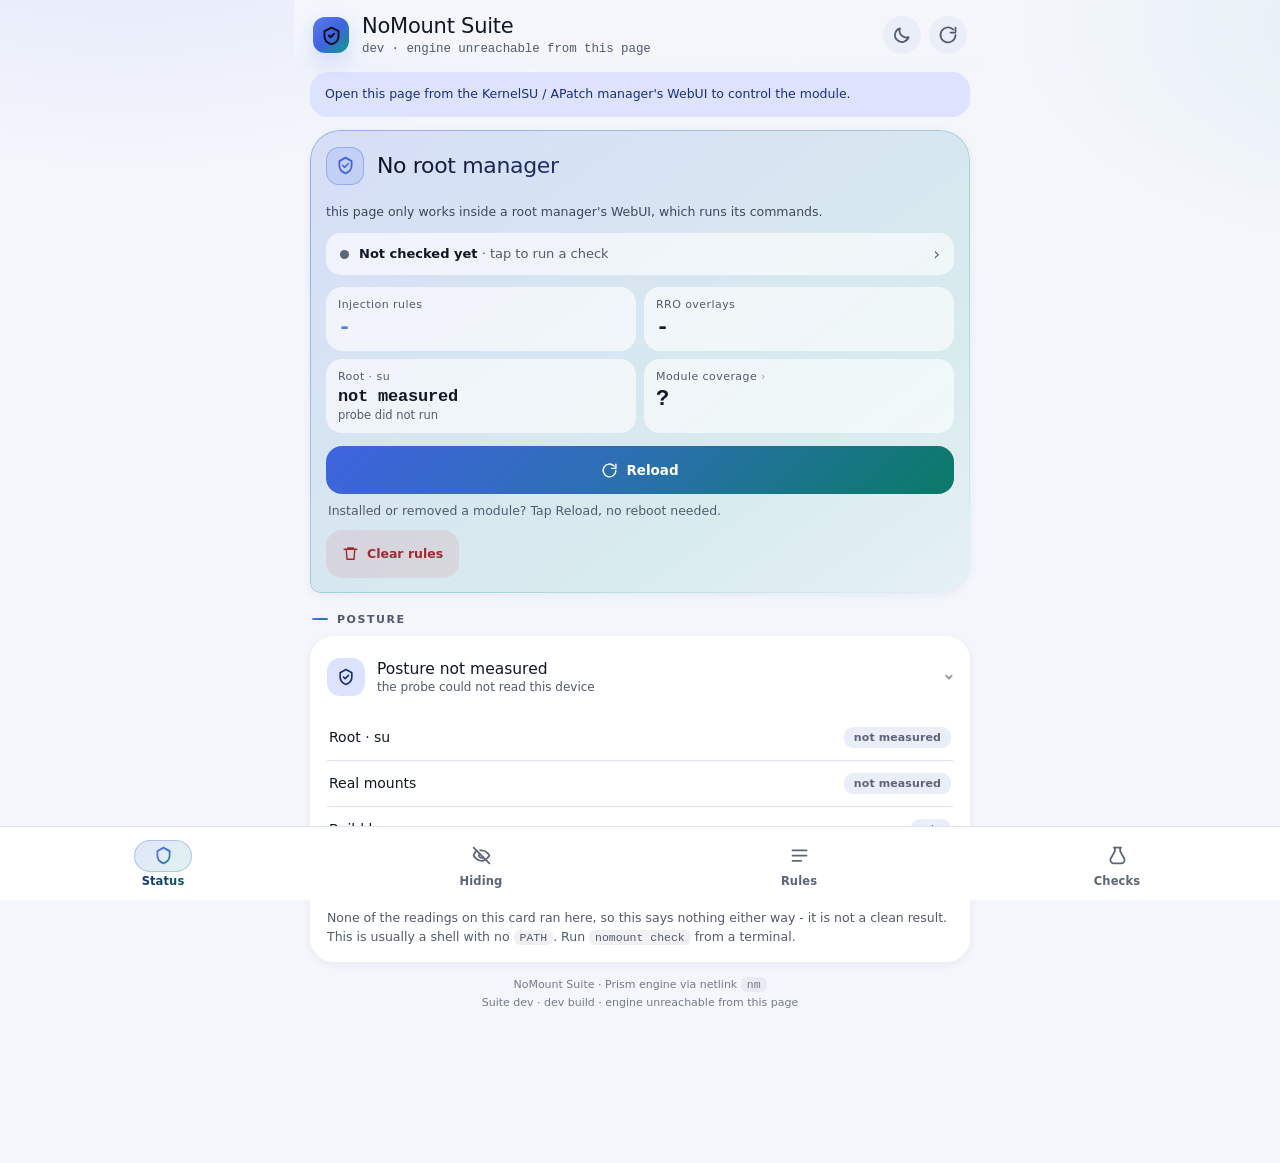
<file: module/webroot/index.html>
<!DOCTYPE html>
<html lang="en">
<head>
<meta charset="UTF-8" />
<meta name="viewport" content="width=device-width, initial-scale=1, viewport-fit=cover" />
<!-- This page holds ksu.exec(), a root shell, and renders values off the device.
     esc() on every one and shq() on every shell interpolation IS the defence.
     The CSP is the backstop, and it only works because nothing here is inline:
     no <script>, no style=, no on*= handler. Keep it that way. -->

<meta http-equiv="Content-Security-Policy" content="default-src 'none'; script-src 'self'; style-src 'self'; img-src 'self' data:; base-uri 'none'; form-action 'none'; frame-ancestors 'none'" />
<title>NoMount Suite</title>
<link rel="icon" type="image/png" href="icon.png" />
<link rel="stylesheet" href="css/app.css" />
</head>
<body>
<div class="wrap">
  <header>
    <div class="logo">
      <svg viewBox="0 0 24 24" fill="none" stroke="#08101c" stroke-width="2.2" stroke-linecap="round" stroke-linejoin="round">
        <path d="M4 7l8-4 8 4v6c0 5-3.5 7.5-8 9-4.5-1.5-8-4-8-9V7z"/><path d="M9 12l2 2 4-4"/>
      </svg>
    </div>
    <div class="brand">
      <h1>NoMount Suite</h1>
      <p><span class="ver tip" id="ver">v...</span> · <span id="hdreng">engine ...</span><span
        class="stage" id="vstage" hidden> · staged</span></p>
    </div>
    <div class="hbtns">
      <button class="iconbtn" id="themeBtn" data-act="toggleTheme" title="Light / dark theme" aria-label="Toggle theme">
        <svg class="ico-sun" viewBox="0 0 24 24" fill="none" stroke="currentColor" stroke-width="2.1" stroke-linecap="round" stroke-linejoin="round"><circle cx="12" cy="12" r="4.2"/><path d="M12 2.4v2.4M12 19.2v2.4M4.2 4.2l1.7 1.7M18.1 18.1l1.7 1.7M2.4 12h2.4M19.2 12h2.4M4.2 19.8l1.7-1.7M18.1 5.9l1.7-1.7"/></svg>
        <svg class="ico-moon" viewBox="0 0 24 24" fill="none" stroke="currentColor" stroke-width="2.1" stroke-linecap="round" stroke-linejoin="round"><path d="M20 14.5A8.2 8.2 0 0 1 9.5 4a8.4 8.4 0 1 0 10.5 10.5z"/></svg>
      </button>
      <button class="iconbtn" id="refreshBtn" data-act="refreshAllSafe" title="Refresh">
        <svg viewBox="0 0 24 24" fill="none" stroke="currentColor" stroke-width="2.1" stroke-linecap="round" stroke-linejoin="round"><path d="M21 12a9 9 0 1 1-2.6-6.4"/><path d="M21 3v6h-6"/></svg>
      </button>
    </div>
  </header>

  <div class="banner" id="incwarn" hidden></div>

  <section class="tab on" id="tab-status">
  <div class="banner" id="banner" hidden>Open this page from the KernelSU / APatch manager's WebUI to control the module.</div>

  <div class="card hero">
    <div class="statusline">
      <span class="dot off" id="dot"><svg viewBox="0 0 24 24" fill="none" stroke="currentColor" stroke-width="2" stroke-linecap="round" stroke-linejoin="round" aria-hidden="true"><path d="M12 3l7 4v5c0 5-3 7.5-7 9-4-1.5-7-4-7-9V7z"/><path d="M9 12l2 2 4-4"/></svg></span>
      <span class="st" id="state">Checking...</span>
      <span class="sub" id="substate"></span>
    </div>
    <button class="healthline" id="healthline" data-act="openDetail">
      <span class="hl-dot" id="hlDot"></span>
      <span class="hl-txt" id="hlTxt">Checking...</span>
      <span class="hl-go">›</span>
    </button>
    <div class="metrics">
      <div class="metric"><div class="k">Injection rules</div><div class="v" id="mRules"> - </div></div>
      <div class="metric"><div class="k">RRO overlays</div><div class="v" id="mOv"> - </div></div>
      <div class="metric"><div class="k">Root · su</div><div class="v" id="mSu"> - </div></div>
      <div class="metric tap" role="button" tabindex="0"
           data-act="showTab" data-arg="rules" data-target="nb-rules"
           data-act-key="activateOnEnter"
           title="Open Rules">
        <div class="k">Module coverage <span class="chev">›</span></div>
        <div class="v" id="mMod"> - </div>
      </div>
    </div>
    <div class="btns">
      <button class="act primary" data-act="reloadRules">
        <svg viewBox="0 0 24 24" fill="none" stroke="currentColor" stroke-width="2" stroke-linecap="round" stroke-linejoin="round"><path d="M21 12a9 9 0 1 1-2.6-6.4"/><path d="M21 3v6h-6"/></svg>
        Reload
      </button>
    </div>
    <p class="note u-m8x">Installed or removed a module? Tap Reload, no reboot needed.</p>
    <div class="btns u-mt9">
      <button class="act danger u-btn-tight" data-act="clearRules">
        <svg viewBox="0 0 24 24" fill="none" stroke="currentColor" stroke-width="2" stroke-linecap="round" stroke-linejoin="round"><path d="M3 6h18M8 6V4h8v2M6 6l1 14h10l1-14"/></svg>
        Clear rules
      </button>
    </div>
  </div>

  <div class="sec"><i></i><b>Posture</b></div>
  <div class="card collapsed" id="cardPosture">
    <div class="stealth-head card-h clp" role="button" tabindex="0" aria-expanded="false" data-act="toggleCard" data-act-key="activateOnEnter">
      <div class="shield" id="shield">
        <svg viewBox="0 0 24 24" fill="none" stroke="currentColor" stroke-width="2" stroke-linecap="round" stroke-linejoin="round"><path d="M12 3l7 4v5c0 5-3 7.5-7 9-4-1.5-7-4-7-9V7z"/><path d="M9 12l2 2 4-4"/></svg>
      </div>
      <div>
        <div class="t" id="stealthT">What apps can see</div>
        <div class="d" id="stealthD">Checking what apps can see...</div>
      </div>
      <span class="chev">›</span>
    </div>
    <div class="list" id="posture"></div>
    <p class="note" id="stealthNote"></p>
  </div>
  

  

  </section>

  <section class="tab" id="tab-hiding">

  <div class="sec"><i></i><b>Who sees stock</b></div>
  <div class="card" id="cardPerUID">
    <div class="card-h clp" role="button" tabindex="0" aria-expanded="false" data-act="toggleCard" data-act-key="activateOnEnter">
      <svg class="ic" viewBox="0 0 24 24" fill="none" stroke="currentColor" stroke-width="2"><circle cx="12" cy="8" r="4"/><path d="M4 21c0-4 4-6 8-6s8 2 8 6"/></svg>
      <h2>Per-UID hiding</h2><span class="chip" id="uidchip"> - </span><span class="chev">›</span>
    </div>
    <div class="uidbar">
      <div class="pkgwrap">
        <input id="uid" type="text" autocapitalize="off" autocomplete="off" spellcheck="false"
               placeholder="App package, or a pattern like *.duckdetector"
               data-act-input="pkgFilter" data-act-focus="pkgFilter" data-act-blur="pkgBlur" data-act-key="pkgKey" />
        <div id="pkgdd" class="pkgdd"></div>
      </div>
      <button class="act" data-act="uidOp" data-arg="block">Hide from app</button>
      <button class="act" data-act="uidOp" data-arg="unblock">Unhide</button>
    </div>

    <div class="presetrow">
      <button class="act" data-act="uidScan">Scan for candidates</button>
      <button class="act u-hide" id="usShow" data-act="usToggle">Show candidates</button>
      <button class="act" data-act="addGlobs">Add detector globs</button>
      <span class="presethint">Scan finds what is installed now; globs keep matching what
        installs later.</span>
    </div>
    <div id="usList" class="uslist u-hide"></div>

    <div id="blocked" class="blocklist"></div>

    <details class="ndet">
      <summary>What hiding covers</summary>
      <p class="note">Shows the app the stock filesystem. Use a <b>package name</b>, not a UID.</p>
      <p class="note"><b>Scan</b> suggests; you pick.</p>
      <p class="note"><b>Globs</b>: <code>*.duckdetector</code>. Ends only, 4+ literals.</p>
    </details>

    <div class="subsec">
      <div class="subsec-h">KernelSU DenyList</div>
      <div class="seg" id="ksuSeg" role="radiogroup" aria-label="Whether the hide list follows KernelSU's DenyList">
        <button type="button" class="seg-b" role="radio" aria-checked="false" data-v="on" data-act="setKsuSource" data-arg="on">Follow</button>
        <button type="button" class="seg-b" role="radio" aria-checked="false" data-v="off" data-act="setKsuSource" data-arg="off">Ignore</button>
      </div>
      <div class="segstate" id="ksuState">Reading...</div>
      <details class="ndet">
        <summary>Why not automatic</summary>
        <p class="note">Injections aren't mounts, so the DenyList does nothing alone. <b>Follow</b> asks the kernel per app.</p>
        <p class="note">⚠ Global <b>umount by default</b> makes this cover nearly every app. Refused unless forced.</p>
        <p class="note">Extra source; the list above still applies.</p>
      </details>
    </div>

    <div class="subsec">
      <div class="subsec-h">Isolated processes</div>
      <div class="seg" id="isoSeg" role="radiogroup" aria-label="Which isolated-process pools hiding covers">
        <button type="button" class="seg-b" role="radio" aria-checked="false" data-v="both" data-act="setIsolated" data-arg="both">All</button>
        <button type="button" class="seg-b" role="radio" aria-checked="false" data-v="appzygote" data-act="setIsolated" data-arg="appzygote">App-zygote</button>
        <button type="button" class="seg-b" role="radio" aria-checked="false" data-v="platform" data-act="setIsolated" data-arg="platform">Platform</button>
        <button type="button" class="seg-b" role="radio" aria-checked="false" data-v="off" data-act="setIsolated" data-arg="off">None</button>
      </div>
      <div class="segstate" id="isoState">Reading...</div>
      <details class="ndet">
        <summary>The trade-off</summary>
        <p class="note">Isolated UIDs don't name their app, so one hidden app hides all. Unhidden apps can spot that.</p>
      </details>
    </div>
  </div>

  <div class="sec"><i></i><b>What disappears</b></div>
  <div class="card">
    <div class="card-h clp" role="button" tabindex="0" aria-expanded="false" data-act="toggleWhiteouts" data-act-key="activateOnEnter">
      <svg class="ic" viewBox="0 0 24 24" fill="none" stroke="currentColor" stroke-width="2" stroke-linecap="round" stroke-linejoin="round"><path d="M14 3H7a2 2 0 0 0-2 2v14a2 2 0 0 0 2 2h10a2 2 0 0 0 2-2V8z"/><path d="M14 3v5h5"/><path d="M3 3l18 18"/></svg>
      <h2>Hidden paths</h2><span class="chip" id="wochip"> - </span><span class="chev">›</span>
    </div>
    <div id="wobody" class="u-hide">
      <p class="note u-mt0">Make a <b>stock ROM file</b> disappear, for a path that is itself the tell, like <code>install-recovery.sh</code>.</p>
      <details class="ndet">
        <summary>How this works</summary>
        <p class="note">Re-applied every boot. Nothing installed or mounted.</p>
        <p class="note"><b>Scan</b> finds root leftovers in the ROM. Mountless finds none, correct.</p>
      </details>
      <div class="uidbar">
        <input id="woPath" type="text" autocapitalize="off" autocomplete="off" spellcheck="false"
               placeholder="/system/bin/install-recovery.sh" />
        <button class="act" data-act="woAdd">Hide this file</button>
        <button class="act" data-act="woScan">Scan this device</button>
      </div>
      <div class="list u-hide" id="woFound"></div>
      <div class="list" id="woList"></div>
    </div>
  </div>

  </section>
  <section class="tab" id="tab-rules">
  <div class="sec"><i></i><b>Served content</b></div>
  <div class="card">
    <div class="card-h clp" role="button" tabindex="0" aria-expanded="false" data-act="toggleRules" data-act-key="activateOnEnter">
      <svg class="ic" viewBox="0 0 24 24" fill="none" stroke="currentColor" stroke-width="2"><path d="M4 6h16M4 12h16M4 18h10"/></svg>
      <h2>Active rules</h2><span class="chip" id="rulechip"> - </span><span class="chev">›</span>
    </div>
    <p class="note u-mt0" id="rulebreak"> - </p>
    <div id="ruleModuleBar" class="u-hide"></div>
    <div class="uidbar u-hide" id="rulefilterbar">
      <input id="rulefilter" type="text" autocapitalize="off" autocomplete="off" spellcheck="false"
             placeholder="Filter by path or module..." data-act-input="filterRules" />
      <button class="act u-flex1" id="rulegroupBtn" data-act="toggleRuleGroup">Group by module</button>
      <button class="act u-flex1" id="rulefileBtn" data-act="toggleFileView">By file</button>
      <button class="act u-flex1" data-act="clearRuleFilter">Clear filter</button>
    </div>
    <pre class="rules u-hide" id="ruleslist">...</pre>
    <p class="note u-hide" id="rulecount"></p>
    <div class="uidbar u-hide u-mb11" id="vfsfilterbar">
      <input id="vfsfilter" type="text" autocapitalize="off" autocomplete="off" spellcheck="false"
             placeholder="Filter files..." data-act-input="renderFilesFull" />
    </div>
    <div class="list u-hide" id="vfsdirs"></div>
    <div class="list u-hide" id="vfsfull"></div>
    <span id="vfscount" hidden>0</span>
  </div>

  <div class="sec"><i></i><b>Mounts and modules</b></div>
  <div class="card collapsed" id="cardAbsorb">
    <div class="card-h clp" role="button" tabindex="0" aria-expanded="false" data-act="toggleCard" data-act-key="activateOnEnter">
      <svg class="ic" viewBox="0 0 24 24" fill="none" stroke="currentColor" stroke-width="2" stroke-linecap="round" stroke-linejoin="round"><path d="M20 12V8a2 2 0 0 0-2-2H6a2 2 0 0 0-2 2v4"/><path d="M2 12h20v6a2 2 0 0 1-2 2H4a2 2 0 0 1-2-2z"/><path d="M12 3v6"/><path d="M9 6l3 3 3-3"/></svg>
      <h2>Absorbable mounts</h2><span class="chip" id="abchip"> - </span><span class="chev">›</span>
    </div>
    <div id="abbody">
      <p class="note u-mt0">A module that <b>bind-mounts its own content</b> leaves a mount any scanner can read. Absorbing re-serves it as a Prism injection and unmounts the original: same content, no mount.</p>
      <p class="note">Automatic; the chip is the result. Buttons handle late mounts.</p>
      <details class="ndet">
        <summary>When it runs</summary>
        <p class="note">After each boot script, again at 45s; pre-zygote with <code>my_hookless</code>.</p>
        <p class="note">Hook-framework binds are never taken over.</p>
      </details>
      <div class="uidbar">
        <button class="act u-flex1" data-act="abScan">Scan</button>
        <button class="act danger u-flex1" data-act="abAbsorb">Absorb</button>
      </div>
      <div class="list" id="abDone"></div>
      <div class="list u-hide" id="abFound"></div>
    </div>
  </div>

  <div class="card">
    <div class="card-h clp" role="button" tabindex="0" aria-expanded="false" data-act="toggleModules" data-act-key="activateOnEnter">
      <svg class="ic" viewBox="0 0 24 24" fill="none" stroke="currentColor" stroke-width="2"><rect x="3" y="3" width="7" height="7" rx="1.5"/><rect x="14" y="3" width="7" height="7" rx="1.5"/><rect x="3" y="14" width="7" height="7" rx="1.5"/><rect x="14" y="14" width="7" height="7" rx="1.5"/></svg>
      <h2>Modules</h2><span class="chip" id="modcount">0</span><span class="chev">›</span>
    </div>
    <div class="list u-hide" id="modules"></div>
  </div>

  </section>

  <section class="tab" id="tab-diag">

  <div class="sec"><i></i><b>Diagnosis</b></div>
  <div class="card" id="cardChecks">
    <div class="card-h clp" role="button" tabindex="0" aria-expanded="false" data-act="toggleCard" data-act-key="activateOnEnter">
      <svg class="ic" viewBox="0 0 24 24" fill="none" stroke="currentColor" stroke-width="2" stroke-linecap="round" stroke-linejoin="round"><path d="M9 11l2 2 4-4"/><circle cx="12" cy="12" r="9"/></svg>
      <h2>Checks</h2><span class="chip" id="fchip"> - </span><span class="chev">›</span>
    </div>
    <p class="note" id="fsub">What your module set will do at the next boot, and what apps can see on this device right now.</p>
    <div class="btns u-wrap">
      <button class="act" data-act="runCheck">Re-run</button>
      <button class="act" id="auCopy" data-act="copyReport">Copy report</button>
    </div>
    <div class="auage u-hide" id="auage"></div>
    <div class="list" id="findlist"></div>

    <details class="ndet" id="devtools">
      <summary>Developer tools</summary>
      <p class="note u-mt0"><b>Snapshot</b> freezes today’s fingerprint as the baseline. <b>Verify</b> diffs the live system against it. <b>Export</b> writes a bug-report zip to <code>/sdcard/Download</code>.</p>
      <details class="ndet">
        <summary>What Export writes</summary>
        <p class="note">Report, fingerprint, rules, mount table, as one zip to attach to an issue. For most reports, <b>Copy report</b> above and paste it is enough.</p>
        <p class="note">Hidden app names are omitted when sharing.</p>
      </details>
      <div class="btns u-wrap">
        <button class="act" data-act="runSnapshot">Snapshot</button>
        <button class="act" data-act="runVerify">Verify</button>
        <button class="act" data-act="runExport">Export</button>
      </div>
      <pre class="rules u-hide" id="healthout">...</pre>
      <details class="ndet">
        <summary>Raw report</summary>
        <pre class="rules" id="auditout">...</pre>
      </details>
    </details>
  </div>

  <div class="sec"><i></i><b>Device and safety</b></div>
  <div class="card" id="cardDevice">
    <div class="card-h clp" role="button" tabindex="0" aria-expanded="false" data-act="toggleCard" data-act-key="activateOnEnter">
      <svg class="ic" viewBox="0 0 24 24" fill="none" stroke="currentColor" stroke-width="2" stroke-linecap="round" stroke-linejoin="round"><rect x="7" y="2" width="10" height="20" rx="2"/><path d="M11 18h2"/></svg>
      <h2>Device</h2><span class="chev">›</span>
    </div>
    <div class="metrics">
      <div class="metric"><div class="k">Model</div><div class="v u-fs15" id="dModel"> - </div></div>
      <div class="metric"><div class="k">Android</div><div class="v u-fs15" id="dAndroid"> - </div></div>
      <div class="metric"><div class="k">API level</div><div class="v u-fs15" id="dApi"> - </div></div>
      <div class="metric"><div class="k">Kernel</div><div class="v u-path" id="dKernel"> - </div></div>
    </div>
  </div>

  <div class="card" id="cardGuard">
    <div class="card-h clp" role="button" tabindex="0" aria-expanded="false" data-act="toggleCard" data-act-key="activateOnEnter">
      <svg class="ic" viewBox="0 0 24 24" fill="none" stroke="currentColor" stroke-width="2"><path d="M12 3l7 4v5c0 5-3 7.5-7 9-4-1.5-7-4-7-9V7z"/></svg>
      <h2>Bootloop guard</h2><span class="chip" id="gchip"> - </span><span class="chev">›</span>
    </div>
    <div class="statusline">
      <span class="dot" id="gdot"></span><span class="st u-fs16" id="gstate">Checking...</span>
      <span class="sub">trips at boot #3</span>
    </div>
    <div class="btns"><button class="act danger u-hide" id="rearm" data-act="rearm">Re-arm &amp; enable</button></div>
  </div>

  <div class="card collapsed u-hide" id="incidentcard">
    <div class="card-h clp" role="button" tabindex="0" aria-expanded="false" data-act="toggleCard" data-act-key="activateOnEnter">
      <svg class="ic" viewBox="0 0 24 24" fill="none" stroke="currentColor" stroke-width="2" stroke-linecap="round"><path d="M12 9v5"/><path d="M12 17.5v.01"/><path d="M10.3 3.9 1.8 18a2 2 0 0 0 1.7 3h17a2 2 0 0 0 1.7-3L13.7 3.9a2 2 0 0 0-3.4 0z"/></svg>
      <h2>Last incident</h2><span class="chip info" id="incchip">bootloop guard</span><span class="chev">›</span>
    </div>
    <p class="note" id="incnote">Saved when the bootloop guard fired. Not live state.</p>
    <pre class="rules" id="incidentout">...</pre>
    <div class="btns"><button class="act" data-act="copyIncident">Copy incident</button><button class="act danger" data-act="clearIncident">Clear incident</button></div>
  </div>

  <details class="ndet u-m8x" id="appearance">
    <summary>Appearance</summary>
    <div class="seg u-mt9" id="navSeg" role="radiogroup" aria-label="Bottom bar style">
      <button type="button" class="seg-b" role="radio" aria-checked="false" data-v="dock"
              data-act="setNav" data-arg="dock">Dock</button>
      <button type="button" class="seg-b" role="radio" aria-checked="false" data-v="capsule"
              data-act="setNav" data-arg="capsule">Capsule</button>
      <button type="button" class="seg-b" role="radio" aria-checked="false" data-v="compact"
              data-act="setNav" data-arg="compact">Compact</button>
    </div>
  </details>

</section>

  <div class="foot">NoMount Suite · Prism engine via netlink <code>nm</code><br/><span id="footver"></span></div>
</div>

<svg width="0" height="0" aria-hidden="true" focusable="false" class="u-abs">
  <defs>
    <linearGradient id="navGrad" x1="0" y1="0" x2="1" y2="1">
      <stop offset="0%"   stop-color="#a9c0ff"/>
      <stop offset="55%"  stop-color="#7c9cff"/>
      <stop offset="100%" stop-color="#57e6c3"/>
    </linearGradient>
    <linearGradient id="navGradLight" x1="0" y1="0" x2="1" y2="1">
      <stop offset="0%"   stop-color="#5a7ce8"/>
      <stop offset="55%"  stop-color="#3f63e0"/>
      <stop offset="100%" stop-color="#0f9e84"/>
    </linearGradient>
  </defs>
</svg>
<nav class="navwrap" role="tablist" aria-label="Sections">
  <div class="nav">
    <span class="navpill noanim" id="navpill"></span>
    <button class="navb on" id="nb-status" role="tab" aria-selected="true" data-act="showTab" data-arg="status">
      <svg viewBox="0 0 24 24" fill="none" stroke="currentColor" stroke-width="2" stroke-linecap="round" stroke-linejoin="round"><path d="M12 3l7 4v5c0 5-3 7.5-7 9-4-1.5-7-4-7-9V7z"/></svg>
      <span>Status</span>
    </button>
    <button class="navb" id="nb-hiding" role="tab" aria-selected="false" data-act="showTab" data-arg="hiding">
      <svg viewBox="0 0 24 24" fill="none" stroke="currentColor" stroke-width="2" stroke-linecap="round" stroke-linejoin="round"><path d="M10.6 6.2A9.8 9.8 0 0 1 12 6c6 0 9 6 9 6a15 15 0 0 1-3 3.6"/><path d="M6.2 6.5A15 15 0 0 0 3 12s3 6 9 6a9.6 9.6 0 0 0 4.3-1"/><path d="M9.9 9.9a3 3 0 0 0 4.2 4.2"/><path d="M3 3l18 18"/></svg>
      <span>Hiding</span>
    </button>
    <button class="navb" id="nb-rules" role="tab" aria-selected="false" data-act="showTab" data-arg="rules">
      <svg viewBox="0 0 24 24" fill="none" stroke="currentColor" stroke-width="2" stroke-linecap="round" stroke-linejoin="round"><path d="M4 6h16M4 12h16M4 18h10"/></svg>
      <span>Rules</span>
    </button>
    <button class="navb" id="nb-diag" role="tab" aria-selected="false" data-act="showTab" data-arg="diag">
      <svg viewBox="0 0 24 24" fill="none" stroke="currentColor" stroke-width="2" stroke-linecap="round" stroke-linejoin="round"><path d="M9 3v4l-5 9a4 4 0 0 0 3.5 5h9A4 4 0 0 0 20 16l-5-9V3"/><path d="M8 3h8"/></svg>
      <span>Checks</span>
    </button>
  </div>
</nav>

<div class="cfwrap" id="confirm" hidden>
  <div class="cfbox" role="alertdialog" aria-modal="true" aria-labelledby="cfTitle" aria-describedby="cfBody">
    <div class="cft" id="cfTitle"></div>
    <div class="cfb" id="cfBody"></div>
    <div class="btns">
      <button class="act" id="cfNo">Cancel</button>
      <button class="act danger" id="cfYes">Continue</button>
    </div>
  </div>
</div>

<div id="toast" role="status" aria-live="polite" aria-atomic="true"></div>

<script src="js/00-core.js"></script>
<script src="js/10-status.js"></script>
<script src="js/20-chrome.js"></script>
<script src="js/30-checks.js"></script>
<script src="js/40-rules.js"></script>
<script src="js/50-apps.js"></script>
<script src="js/60-boot.js"></script>
</body>
</html>
</file>
<file: module/webroot/css/app.css>
/* NoMount Suite WebUI - Material 3 structure, NoMount identity.

     SYSTEM
     - One token set. Every colour is a role (--sc, --on, --pri, --sec...), light
       re-points the roles and nothing else. Do not hard-code a hex in a component.
     - The blue->teal gradient is the brand and is used sparingly: the mark, the
       hero skin, one headline, the primary button, the nav pill, section rules.
     - Shapes are M3-ish and deliberate: hero 30px with one 10px corner, cards 24,
       tiles/fields 18, buttons 16, chips 9. Leading icons are squircles, not circles.
     - Counts and paths are mono with tabular figures; prose is the system font.
     - Nothing smaller than 11px.
     - Attention is BLUE, not red: --warn and --bad alias --info on purpose, so a
       posture finding informs instead of alarming. Flip those two to change it.

     RULES THAT COST US A SHIP ONCE EACH
     - Never reuse a layout class (.wrap, .list, .row) as a component modifier: the
       bare rule wins silently. Give modifiers their own word (.val.multiline).
     - The `background` shorthand resets background-clip. For gradient-clipped text
       always set background-image and re-assert the clip.
     - No color-mix(), no @layer, no :has(): a stale WebView drops the whole block.
     - Light is a re-weighting, not an inversion: dark accents lose contrast on white. */

  :root {
    /* surfaces */
    --surf:    #0f1217;
    --sc-low:  #151922;
    --sc:      #191e28;
    --sc-hi:   #222836;
    --sc-max:  #2b3240;
    /* content */
    --on:      #e4e8f2;
    --onv:     #aeb6c7;
    --outl:    #8b94ab;
    --outlv:   #2b3342;
    /* accent roles */
    --pri:     #a9c0ff;
    --on-pri:  #0b1a44;
    --pri-c:   #22305c;
    --on-pri-c:#d8e2ff;
    --sec:     #57e6c3;
    --sec-c:   #10352f;
    --on-sec-c:#a3f0dc;
    --grad:    linear-gradient(135deg, #a9c0ff, #7c9cff 52%, #57e6c3);

    /* compat aliases - the long tail of components still speaks these names */
    --bg:      var(--surf);
    --bg2:     var(--sc-low);
    --card:    var(--sc);
    --card2:   var(--sc-hi);
    --brd:     var(--outlv);
    --brd2:    var(--outlv);
    --txt:     var(--on);
    --muted:   var(--onv);
    --dim:     var(--onv);
    --faint:   var(--outl);
    --acc:     #7c9cff;
    --acc2:    #57e6c3;
    --ok:      #4fdcae;
    --info:    #a9c0ff;
    --warn:    var(--info);
    --bad:     var(--info);
    --infobg1: rgba(169,192,255,0.16);
    --infobg2: rgba(169,192,255,0.10);
    --infobd:  rgba(169,192,255,0.38);

    --mono:    ui-monospace, "SF Mono", "JetBrains Mono", Menlo, Consolas, monospace;
    --radius:  24px;
    --shadow:  0 10px 30px rgba(0,0,0,0.42);
  }

  * { box-sizing: border-box; -webkit-tap-highlight-color: transparent; }
  html, body { margin: 0; padding: 0; overflow-x: hidden; }
  body {
    font-family: system-ui, -apple-system, "Segoe UI", Roboto, sans-serif;
    color: var(--on);
    background:
      radial-gradient(900px 480px at 10% -10%, rgba(124,156,255,0.11), transparent 60%),
      radial-gradient(760px 420px at 112% 2%, rgba(87,230,195,0.075), transparent 56%),
      var(--surf);
    background-attachment: fixed;
    min-height: 100vh;
    padding: 0 16px calc(46px + env(safe-area-inset-bottom));
    -webkit-font-smoothing: antialiased;
  }
  .wrap { max-width: 660px; margin: 0 auto; padding-bottom: calc(108px + env(safe-area-inset-bottom)); }

  /* ---------- top app bar ---------- */
  header {
    position: sticky; top: 0; z-index: 20;
    display: flex; align-items: center; gap: 13px;
    padding: max(14px, env(safe-area-inset-top)) 19px 12px;
    margin: 0 -16px 4px;
    background: linear-gradient(180deg, var(--surf) 62%, rgba(15,18,23,0));
  }
  .logo {
    width: 36px; height: 36px; border-radius: 12px; flex: none; display: grid; place-items: center;
    background: var(--grad);
    box-shadow: 0 8px 20px rgba(124,156,255,0.30);
  }
  .logo svg { width: 21px; height: 21px; }
  .brand { min-width: 0; flex: 1 1 auto; }
  .brand h1 {
    margin: 0; font-size: 21px; font-weight: 520; letter-spacing: -0.25px; line-height: 1.15;
    white-space: nowrap; color: var(--on); overflow: hidden; text-overflow: ellipsis;
  }
  .brand p {
    margin: 4px 0 0; font-size: 12.5px; color: var(--onv); font-family: var(--mono);
    letter-spacing: -0.1px; white-space: nowrap; overflow: hidden; text-overflow: ellipsis;
  }
  .brand p .stage { color: var(--pri); }
  .hbtns { margin-left: auto; display: flex; align-items: center; gap: 8px; flex: 0 0 auto; }
  .ver { font-variant-numeric: tabular-nums; }
  .iconbtn {
    width: 38px; height: 38px; border-radius: 50%; flex: none; display: grid; place-items: center;
    background: var(--sc-hi); border: 0; color: var(--onv); cursor: pointer;
    transition: transform .1s, background .2s, color .2s;
  }
  .iconbtn:active { transform: scale(0.92); }
  .iconbtn:hover { color: var(--on); }
  .iconbtn svg { width: 20px; height: 20px; }
  .iconbtn .ico-moon { display: none; }

  /* ---------- section label: micro-caps with a gradient rule ---------- */
  .sec { display: flex; align-items: center; gap: 9px; margin: 20px 2px 10px; }
  .sec i { width: 16px; height: 2px; border-radius: 2px; background: var(--grad); flex: none; }
  .sec b {
    font-size: 11px; font-weight: 700; letter-spacing: 0.14em; text-transform: uppercase;
    color: var(--onv);
  }
  .sec .cnt { margin-left: auto; font-size: 11px; color: var(--outl); font-variant-numeric: tabular-nums; }

  /* ---------- cards ---------- */
  .card {
    position: relative;
    background: var(--sc);
    border: 0; border-radius: var(--radius);
    padding: 17px 17px 16px; margin-bottom: 12px;
  }
  .card.out { background: transparent; border: 1px solid var(--outlv); }
  .card-h { display: flex; align-items: center; gap: 12px; margin-bottom: 14px; min-height: 48px; }
  .card-h h2 { margin: 0; font-size: 15.5px; font-weight: 520; letter-spacing: -0.1px; }
  .card-h .ic {
    width: 38px; height: 38px; border-radius: 13px; flex: none; padding: 9px;
    background: linear-gradient(145deg, rgba(124,156,255,0.26), rgba(87,230,195,0.14));
    color: #cdd9ff;
  }
  .card-h .chip {
    margin-left: auto; flex: none; font-size: 11px; font-weight: 650; white-space: nowrap;
    color: var(--onv); background: var(--sc-hi); border: 0;
    padding: 5px 11px; border-radius: 9px;
    font-family: var(--mono); font-variant-numeric: tabular-nums;
  }
  .card-h .chip.ok   { background: var(--sec-c); color: var(--on-sec-c); }
  .card-h .chip.warn,
  .card-h .chip.bad,
  .card-h .chip.info { background: var(--pri-c); color: var(--on-pri-c); }
  .card.out .card-h .chip { background: var(--sc-hi); }
  .card.out .card-h .chip.ok { background: var(--sec-c); }

  .card-h.clp { cursor: pointer; user-select: none; transition: transform .1s ease; }
  .card-h.clp:active { transform: scale(0.985); }
  .card-h .chev { margin-left: auto; flex: none; color: var(--outl); font-size: 18px; line-height: 1; transition: transform .2s; }
  .card-h .chip + .chev { margin-left: 8px; }
  .card-h.open .chev { transform: rotate(90deg); }
  .card.collapsed > .card-h { margin-bottom: 0; }
  .card.collapsed > :not(.card-h) { display: none !important; }

  /* ---------- hero: the one gradient-skinned surface ---------- */
  .card.hero {
    padding: 17px 16px 15px; overflow: hidden;
    border-radius: 30px 30px 30px 10px;
    background: linear-gradient(145deg, rgba(124,156,255,0.20), rgba(87,230,195,0.09) 72%, rgba(87,230,195,0.05));
  }
  .card.hero::before {
    content: ""; position: absolute; inset: 0; border-radius: inherit; padding: 1px; pointer-events: none;
    background: linear-gradient(145deg, rgba(169,192,255,0.55), rgba(87,230,195,0.28) 60%, transparent);
    -webkit-mask: linear-gradient(#000 0 0) content-box, linear-gradient(#000 0 0);
    -webkit-mask-composite: xor; mask-composite: exclude;
  }
  .statusline { display: flex; align-items: center; gap: 13px; flex-wrap: wrap; }
  /* the small state dot, used wherever a card states live/not-live */
  .dot {
    width: 11px; height: 11px; border-radius: 50%; flex: none;
    background: var(--outl); border: 0; transition: .3s;
  }
  .dot.ok   { background: var(--sec); box-shadow: 0 0 0 5px rgba(87,230,195,0.13); }
  .dot.warn,
  .dot.info,
  .dot.bad  { background: var(--pri); box-shadow: 0 0 0 5px rgba(169,192,255,0.13); }
  .dot.off  { background: var(--outl); box-shadow: none; }
  .statusline .st { font-size: 16px; font-weight: 600; letter-spacing: -0.1px; }
  .statusline .sub { margin-left: auto; min-width: 0; font-size: 12px; color: var(--onv); text-align: right; line-height: 1.45; }
  @media (max-width: 430px) {
    .statusline .sub { flex: 1 0 100%; margin-left: 0; margin-top: 6px; text-align: left; }
  }

  /* in the hero the same markup is the verdict: squircle badge, display headline */
  .card.hero .statusline .dot {
    width: 38px; height: 38px; border-radius: 13px; box-shadow: none;
    background: rgba(255,255,255,0.06); border: 1px solid var(--outlv);
  }
  .card.hero .statusline .dot.ok   { background: rgba(87,230,195,0.16);  border-color: rgba(87,230,195,0.34); }
  .card.hero .statusline .dot.warn,
  .card.hero .statusline .dot.info,
  .card.hero .statusline .dot.bad  { background: rgba(169,192,255,0.16); border-color: rgba(169,192,255,0.34); }
  .card.hero .statusline .dot.off  { background: rgba(255,255,255,0.05); border-color: var(--outlv); }
  .card.hero .statusline .dot { display: grid; place-items: center; color: var(--outl); }
  .card.hero .statusline .dot svg { width: 21px; height: 21px; }
  .card.hero .statusline .dot.ok { color: var(--sec); }
  .card.hero .statusline .dot.warn,
  .card.hero .statusline .dot.info,
  .card.hero .statusline .dot.bad { color: var(--pri); }
  .statusline .dot svg { display: none; }
  .card.hero .statusline .dot svg { display: block; }
  .card.hero .statusline .st {
    flex: 1 1 auto; min-width: 0;
    font-size: 22px; font-weight: 480; letter-spacing: -0.35px; line-height: 1.15;
    background-image: linear-gradient(100deg, #ffffff, #d6e2ff 48%, #9df0dc);
    -webkit-background-clip: text; background-clip: text; color: transparent;
  }
  .card.hero .statusline .sub {
    flex: 1 0 100%; margin-left: 0; margin-top: 5px; min-width: 0;
    font-size: 12.5px; color: #c6d2e8; line-height: 1.45; text-align: left;
  }

  /* ---------- metric tiles ---------- */
  .metrics { display: grid; grid-template-columns: 1fr 1fr; gap: 8px; margin-top: 12px; }
  .metric { background: var(--sc-hi); border: 0; border-radius: 16px; padding: 11px 12px; }
  .card.hero .metric { background: rgba(255,255,255,0.06); }
  .metric .k { font-size: 11px; color: var(--onv); letter-spacing: 0.04em; }
  .metric .v {
    font-size: 22px; font-weight: 600; margin-top: 4px; letter-spacing: -0.8px;
    font-family: var(--mono); font-variant-numeric: tabular-nums;
  }
  .card.hero .metric:first-child .v {
    background-image: var(--grad);
    -webkit-background-clip: text; background-clip: text; color: transparent;
  }
  .metric.tap { cursor: pointer; transition: background .2s; }
  .metric.tap:active { background: var(--sc-max); }
  .metric .k .chev { font-size: 11px; opacity: .55; }
  /* its own line, or a 25px figure and a 12px qualifier share a baseline and
     "4 served" reads as one run-on value */
  .metric .v small {
    display: block; margin-top: 2px; font-size: 11.5px; font-weight: 500;
    color: var(--onv); letter-spacing: 0;
    font-family: system-ui, -apple-system, "Segoe UI", Roboto, sans-serif;
  }
  /* the word that belongs to the figure, on the figure's line */
  .metric .v .unit { font-size: 12px; font-weight: 500; color: var(--onv); letter-spacing: 0; }
  #mSu { font-size: 17px; letter-spacing: -0.2px; }

  /* ---------- buttons ---------- */
  .btns { display: flex; gap: 9px; flex-wrap: wrap; margin-top: 13px; }
  button.act {
    appearance: none; border: 0; cursor: pointer; color: var(--on);
    background: var(--sc-hi); padding: 12px 18px; border-radius: 16px;
    font-family: inherit; font-size: 13.5px; font-weight: 600;
    transition: transform .08s, background .2s, color .2s;
    flex: 1; min-width: 120px; min-height: 48px; display: inline-flex; align-items: center; justify-content: center; gap: 8px;
  }
  .card.hero button.act { background: rgba(255,255,255,0.08); color: #dbe6ff; }
  button.act svg { width: 17px; height: 17px; }
  button.act:active { transform: scale(0.97); }
  button.act:hover { background: var(--sc-max); }
  button.act.primary,
  .card.hero button.act.primary {
    background-image: var(--grad); background-color: transparent;
    color: #08101c; font-weight: 680;
  }
  button.act.danger,
  .card.hero button.act.danger {
    background: rgba(248,113,122,0.12); color: #ffd7d9;
  }
  button.act.danger:hover { background: rgba(248,113,122,0.20); }
  button.act:disabled { opacity: 0.45; cursor: default; }
  button.act:focus-visible { outline: 2px solid var(--pri); outline-offset: 2px; }

  /* ---------- lists ---------- */
  .list { margin-top: 2px; }
  .row {
    display: flex; align-items: center; gap: 11px; padding: 12px 2px;
    border-top: 1px solid var(--outlv); font-size: 14px;
  }
  .row:first-child { border-top: none; }
  .row .name { flex: 1; overflow: hidden; text-overflow: ellipsis; white-space: nowrap; }
  .row .name.mono { font-family: var(--mono); font-size: 12.5px; }
  .abrow { align-items: flex-start; }
  .abrow .ab-main { flex: 1; min-width: 0; }
  .abrow .ab-path {
    font-family: var(--mono); font-size: 12px; line-height: 1.45;
    word-break: break-all; overflow-wrap: anywhere;
  }
  .abrow .ab-why { font-size: 12px; color: var(--onv); line-height: 1.45; margin-top: 3px; }
  .abrow .ab-why:first-child { margin-top: 0; color: var(--on); }
  .abrow .tag { margin-top: 1px; }

  .tag {
    font-size: 11px; padding: 4px 10px; border-radius: 9px; font-weight: 650;
    letter-spacing: 0.1px; white-space: nowrap; border: 0;
    background: var(--sc-hi); color: var(--onv);
    font-variant-numeric: tabular-nums;
  }
  .tag.vfs   { background: var(--sec-c); color: var(--on-sec-c); }
  .tag.ov    { background: var(--pri-c); color: var(--on-pri-c); }
  .tag.su    { background: var(--sec-c); color: var(--on-sec-c); }
  .tag.suite { background: var(--sc-max); color: var(--on); }
  .tag.off   { background: var(--sc-hi);  color: var(--outl); }
  .tag.warn,
  .tag.info  { background: var(--pri-c);  color: var(--on-pri-c); }
  .tag.ok    { background: var(--sec-c);  color: var(--on-sec-c); }
  /* the row's normal state: present, readable, and not competing with the
     exception beside it */
  .tag.quiet { background: transparent; padding-left: 0; padding-right: 0; color: var(--onv); }
  .empty { color: var(--onv); font-size: 13px; padding: 10px 2px; }

  /* ---------- finding rows ---------- */
  .frow {
    display: block; padding: 13px 14px; margin: 9px 0; border-radius: 18px;
    border: 0; background: var(--sc-hi);
  }
  .card.out .frow { background: var(--sc); }
  .frow button.act, .mrow button.act { background: var(--sc-max); }
  .frow .fname {
    font-size: 14px; font-weight: 530; color: var(--on); line-height: 1.35;
    overflow-wrap: anywhere;
  }
  .frow .fmean { font-size: 12.5px; line-height: 1.6; color: var(--onv); margin-top: 7px; }
  .frow .fowner { font-size: 12px; color: var(--onv); margin-top: 7px; }
  .frow .fowner b { color: var(--on); font-weight: 620; }
  .frow .fmeta { display: flex; align-items: center; flex-wrap: wrap; gap: 6px; margin-top: 10px; }
  .frow details { margin-top: 9px; }
  .frow details > summary {
    cursor: pointer; font-size: 12px; color: var(--onv); list-style: none;
    padding: 12px 0; user-select: none;
  }
  .frow details > summary::-webkit-details-marker { display: none; }
  .frow details > summary::before { content: "\25B8 "; }
  .frow details[open] > summary::before { content: "\25BE "; }
  .frow details .ev {
    font-family: var(--mono); font-size: 11px; line-height: 1.6; color: var(--onv);
    background: rgba(0,0,0,0.26); border: 0; border-radius: 12px;
    padding: 10px 12px; margin-top: 6px; overflow-wrap: anywhere; white-space: pre-wrap;
  }
  .fgroup {
    font-size: 11px; font-weight: 700; letter-spacing: .14em; text-transform: uppercase;
    color: var(--onv); margin: 18px 0 2px; display: flex; align-items: center; gap: 8px;
  }
  .fgroup:first-child { margin-top: 4px; }
  .fgroup .cnt { font-variant-numeric: tabular-nums; color: var(--outl); }
  .auage { font-size: 11.5px; color: var(--onv); margin: 10px 0 6px; font-variant-numeric: tabular-nums; }

  /* ---------- health line ---------- */
  .healthline {
    display: flex; align-items: center; gap: 10px; width: 100%;
    margin: 12px 0 0; padding: 11px 13px; border-radius: 15px;
    border: 1px solid transparent; background: rgba(255,255,255,0.06);
    color: var(--on); font: inherit; font-size: 13px; text-align: left;
    cursor: pointer; -webkit-tap-highlight-color: transparent;
  }
  .card:not(.hero) .healthline { background: var(--sc-hi); }
  .healthline:hover { border-color: var(--outlv); }
  .healthline:focus-visible { outline: 2px solid var(--pri); outline-offset: 2px; }
  .hl-dot { width: 9px; height: 9px; border-radius: 50%; flex: none; background: var(--outl); }
  .hl-dot.ok   { background: var(--sec); }
  .hl-dot.warn,
  .hl-dot.info,
  .hl-dot.bad  { background: var(--pri); }
  .hl-txt { flex: 1 1 auto; min-width: 0; line-height: 1.4; }
  .hl-txt b { font-weight: 620; }
  .hl-txt .age { color: var(--onv); font-variant-numeric: tabular-nums; }
  .hl-go { flex: none; color: var(--outl); font-size: 17px; line-height: 1; }
  .healthline.attn { border-color: var(--infobd); background: var(--pri-c); color: var(--on-pri-c); }
  .healthline.attn .hl-go { color: var(--on-pri-c); }

  .backline {
    display: inline-flex; align-items: center; gap: 7px;
    margin: 0 0 6px; padding: 8px 14px 8px 10px; border-radius: 999px;
    border: 0; background: var(--sc-hi);
    color: var(--onv); font: inherit; font-size: 12.5px; cursor: pointer;
    -webkit-tap-highlight-color: transparent;
  }
  .backline:hover { color: var(--on); background: var(--sc-max); }
  .backline:focus-visible { outline: 2px solid var(--pri); outline-offset: 2px; }
  .backline .bk-go { font-size: 16px; line-height: 1; }

  /* ---------- module rows ---------- */
  .mrow {
    display: block; padding: 12px 13px; margin: 9px 0; border-radius: 18px;
    border: 0; background: var(--sc-hi);
  }
  .mrow:first-child { margin-top: 2px; }
  .mname {
    font-size: 14px; font-weight: 530; color: var(--on); line-height: 1.35;
    overflow-wrap: anywhere; word-break: break-word;
  }
  /* why a module is not served, on the row that names it */
  .mwhy { font-size: 12px; line-height: 1.45; color: var(--onv); margin-top: 5px; }
  .mrow.unserved { box-shadow: inset 0 0 0 1px var(--infobd); }
  .mmeta { display: flex; align-items: center; flex-wrap: wrap; gap: 6px; margin-top: 9px; }
  /* The left slot takes the row's leftover width, empty or not, so the chips are
     right-aligned on every row and the last chip forms a column. */
  .mmeta .files {
    flex: 1 1 auto; min-width: 0; white-space: nowrap;
    font-size: 11px; color: var(--onv); font-variant-numeric: tabular-nums;
    font-family: var(--mono);
  }
  /* a status word is prose, not a count */
  .mmeta .files.status { font-family: inherit; font-size: 11.5px; }

  .note { color: var(--onv); font-size: 12.5px; line-height: 1.5; margin: 11px 0 0; }
  code { font-family: var(--mono); background: rgba(255,255,255,0.07); padding: 1px 6px; border-radius: 6px; font-size: 11.5px; }

  pre.rules {
    margin: 4px 0 0; max-height: 260px; overflow: auto; font-size: 11.5px; line-height: 1.65;
    font-family: var(--mono); color: #c8d2ea; background: rgba(0,0,0,0.26);
    border: 0; border-radius: 16px; padding: 14px;
    white-space: pre-wrap; overflow-wrap: anywhere;
  }

  /* ---------- posture head ---------- */
  .stealth-head { display: flex; align-items: center; gap: 12px; }
  .shield {
    width: 38px; height: 38px; border-radius: 13px; flex: none; display: grid; place-items: center;
    border: 0; background: var(--sc-hi); color: var(--onv);
  }
  .shield.clean { background: var(--sec-c); color: var(--on-sec-c); }
  .shield.warn,
  .shield.info  { background: var(--pri-c); color: var(--on-pri-c); }
  .shield svg { width: 20px; height: 20px; }
  .stealth-head .t { font-size: 15.5px; font-weight: 520; }
  .stealth-head .d { font-size: 12px; color: var(--onv); margin-top: 2px; }

  /* ---------- inputs ---------- */
  .uidbar { display: flex; flex-wrap: wrap; gap: 9px; }
  .uidbar input {
    flex: 1 1 100%; min-width: 0; background: var(--sc-hi); border: 1px solid var(--outl);
    color: var(--on); border-radius: 18px; padding: 13px 15px; font-size: 14px; outline: none;
    font-family: inherit;
  }
  .uidbar input::placeholder { color: var(--outl); }
  .uidbar input:focus { border-color: var(--pri); }
  .uidbar .act { flex: 1 1 0; }
  .pkgwrap { position: relative; flex: 1 1 100%; min-width: 0; }
  .pkgwrap input { width: 100%; }
  .pkgdd {
    position: absolute; left: 0; right: 0; top: calc(100% + 5px); z-index: 70;
    max-height: 264px; overflow-y: auto; display: none;
    background: var(--sc-max); border: 1px solid var(--outlv); border-radius: 18px;
    box-shadow: 0 12px 32px rgba(0,0,0,0.5);
  }
  .pkgdd.show { display: block; }
  .pkgdd .opt {
    padding: 11px 14px; font-size: 13px; cursor: pointer; display: flex; align-items: center; gap: 8px;
    border-top: 1px solid rgba(255,255,255,0.06);
  }
  .pkgdd .opt:first-child { border-top: none; }
  .pkgdd .opt.sel, .pkgdd .opt:hover { background: rgba(255,255,255,0.08); }
  .pkgdd .opt .pn { flex: 1 1 auto; min-width: 0; overflow: hidden; text-overflow: ellipsis; white-space: nowrap; }
  .pkgdd .opt .pu { flex: 0 0 auto; font-size: 11px; color: var(--onv); font-variant-numeric: tabular-nums; font-family: var(--mono); }
  .pkgdd .none { padding: 11px 14px; font-size: 12.5px; color: var(--onv); }
  .pkgdd .pkghead {
    position: sticky; top: 0; z-index: 1; padding: 9px 14px; font-size: 11px; font-weight: 700;
    letter-spacing: .14em; text-transform: uppercase; color: var(--onv);
    background: var(--sc-max); border-bottom: 1px solid var(--outlv);
  }

  /* ---------- segmented buttons ---------- */
  .seg {
    display: grid; grid-template-columns: repeat(auto-fit, minmax(72px, 1fr));
    border: 1px solid var(--outlv); border-radius: 16px; overflow: hidden;
  }
  .seg-b {
    appearance: none; background: transparent; border: 0; border-left: 1px solid var(--outlv);
    padding: 11px 7px; font: inherit; font-size: 12.5px; line-height: 1.15; min-height: 48px;
    color: var(--onv); cursor: pointer; transition: background .13s, color .13s;
  }
  .seg-b:first-child { border-left: 0; }
  .seg-b:hover { color: var(--on); }
  .seg-b.on {
    background-image: linear-gradient(145deg, rgba(124,156,255,0.28), rgba(87,230,195,0.16));
    color: var(--on); font-weight: 600;
  }
  .seg-b:disabled { opacity: .5; cursor: default; }
  .seg.unknown { border-style: dashed; }
  .seg.unknown .seg-b { opacity: .5; }
  .segstate { margin-top: 8px; font-size: 12px; color: var(--onv); }
  .segstate.bad { color: var(--pri); }

  .presetrow { display: flex; flex-wrap: wrap; align-items: center; gap: 10px; margin-top: 11px; }
  .presethint { flex: 1 1 210px; font-size: 12px; line-height: 1.45; color: var(--onv); }

  /* ---------- scan candidates ---------- */
  .uslist { display: flex; flex-direction: column; gap: 6px; margin-top: 11px; }
  .usrow {
    display: flex; align-items: center; gap: 10px; padding: 10px 12px; border-radius: 14px;
    background: var(--sc-hi); border: 1px solid transparent; cursor: pointer;
    transition: background .12s, border-color .12s;
  }
  .usrow:hover { background: var(--sc-max); }
  .usrow:focus-visible { outline: 2px solid var(--pri); outline-offset: 2px; }
  .usrow.on { background: var(--pri-c); border-color: rgba(169,192,255,0.45); }
  .uscb {
    flex: 0 0 18px; width: 18px; height: 18px; border-radius: 6px; border: 1px solid var(--outl);
    display: flex; align-items: center; justify-content: center; font-size: 12px;
    color: var(--pri); background: rgba(0,0,0,0.2);
  }
  .usrow.on .uscb { border-color: var(--pri); color: var(--on-pri-c); }
  .usn {
    flex: 1 1 auto; min-width: 0; overflow: hidden; text-overflow: ellipsis; white-space: nowrap;
    font-size: 12.5px; font-family: var(--mono);
  }
  .usr { flex: 0 0 auto; display: flex; flex-wrap: wrap; gap: 4px; justify-content: flex-end; }
  .rch {
    font-size: 11px; padding: 2px 8px; border-radius: 999px; white-space: nowrap;
    border: 1px solid var(--outlv); color: var(--onv);
  }
  .rch.r-det { color: var(--pri);  border-color: var(--infobd); }
  .rch.r-qr  { color: var(--sec);  border-color: rgba(87,230,195,0.42); }
  .rch.r-su  { color: var(--sec);  border-color: rgba(87,230,195,0.36); }
  .rch.r-qa  { color: var(--outl); border-color: var(--outlv); }
  .usfoot { display: flex; flex-wrap: wrap; align-items: center; gap: 10px; margin-top: 12px; }

  /* ---------- disclosure ---------- */
  .ndet { margin-top: 13px; }
  .ndet > summary {
    cursor: pointer; list-style: none; font-size: 12.5px; font-weight: 600;
    color: var(--onv); padding: 12px 0; min-height: 48px; box-sizing: border-box;
  }
  .ndet > summary::-webkit-details-marker { display: none; }
  .ndet > summary::before {
    content: "\203A"; display: inline-block; margin-right: 7px; transition: transform .16s;
  }
  .ndet[open] > summary::before { transform: rotate(90deg); }
  .ndet > summary:hover { color: var(--on); }
  .ndet .note { margin-top: 4px; }

  .subsec { margin-top: 18px; padding-top: 15px; border-top: 1px solid var(--outlv); }
  .subsec-h {
    margin-bottom: 10px; font-size: 11px; font-weight: 700; letter-spacing: .14em;
    text-transform: uppercase; color: var(--onv);
  }

  /* ---------- per-UID blocklist ---------- */
  .blocklist { display: flex; flex-direction: column; gap: 7px; margin-top: 12px; }
  .blocklist:empty { display: none; }
  .blk-sub { font-size: 11.5px; line-height: 1.45; color: var(--onv); padding: 0 2px 4px; }
  .blk-none {
    font-size: 12.5px; color: var(--onv); padding: 11px; border: 1px dashed var(--outlv);
    border-radius: 14px; text-align: center;
  }
  .blk-head {
    font-size: 11px; font-weight: 700; letter-spacing: .14em; text-transform: uppercase;
    color: var(--onv); margin: 2px 2px 1px;
  }
  .blk {
    display: flex; align-items: center; gap: 10px;
    background: var(--sc-hi); border: 0;
    border-radius: 14px; padding: 9px 10px 9px 13px;
  }
  .blk .dot {
    flex: 0 0 auto; width: 8px; height: 8px; border-radius: 50%; border: 0;
    background: var(--outl);
  }
  .blk .bmid { flex: 1 1 auto; min-width: 0; display: flex; flex-direction: column; gap: 2px; }
  .blk .btop { display: flex; flex-direction: column; align-items: flex-start; gap: 2px; }
  .blk .bn { flex: 1 1 auto; min-width: 0; font-size: 13px; overflow-wrap: anywhere; }
  .name .dim { color: var(--onv); opacity: .7; }
  .tip[title] { cursor: help; }
  .blk .bs {
    flex: 0 1 auto; min-width: 0; font-size: 11px; color: var(--onv);
    font-variant-numeric: tabular-nums; font-family: var(--mono);
  }
  .blk .bcov { font-size: 11px; line-height: 1.4; color: var(--onv); }
  .blk.live    .bs { color: var(--sec); }
  html[data-theme="light"] .blk.live .bs, html[data-theme="light"] .rch.r-qr { color: var(--on-sec-c); }
  .bks { flex: 0 0 auto; font-size: 11px; color: var(--onv); padding: 4px 8px; border-radius: 10px;
         background: var(--sc-hi); white-space: nowrap; }
  .blk.live    .dot { background: var(--sec); }
  .blk.pending .dot, .blk.drift .dot { background: var(--pri); }
  .blk.pending .bs,  .blk.drift .bs  { color: var(--pri); }
  .blk.gone .dot,
  .blk.unknown .dot { background: var(--outl); }
  .bx {
    flex: 0 0 auto; width: 38px; height: 38px; line-height: 36px; text-align: center;
    border: none; border-radius: 12px; cursor: pointer; font-size: 13px;
    background: rgba(255,255,255,0.07); color: var(--onv); position: relative;
  }
  /* 48 px to the finger, 38 px to the eye. */
  .bx::after { content: ""; position: absolute; inset: -5px; }
  .bx:hover { background: rgba(248,113,122,0.18); color: #ff8f8f; }
  .bx.save:hover { background: rgba(87,230,195,0.18); color: var(--sec); }
  .bx:disabled { opacity: 0.4; }
  .bx:focus-visible { outline: 2px solid var(--pri); outline-offset: 2px; }

  /* ---------- banners, footer ---------- */
  .banner {
    background: var(--pri-c); border: 0; color: var(--on-pri-c); padding: 13px 15px;
    border-radius: 18px; font-size: 12.5px; margin-bottom: 13px; display: block; line-height: 1.5;
  }
  .banner[hidden] { display: none; }
  .foot { text-align: center; color: var(--outl); font-size: 11px; margin-top: 14px; line-height: 1.55; opacity: .85; }
  .foot code { font-family: var(--mono); }

  /* ---------- rule mix bar ---------- */
  .rmbar {
    position: relative; display: flex; height: 12px; border-radius: 999px; overflow: hidden;
    margin: 13px 0 10px; background: var(--sc-hi); border: 0;
  }
  .rmbar span { display: block; height: 100%; }
  .rmlegend { display: flex; flex-wrap: wrap; gap: 7px 14px; margin-bottom: 2px; }
  .rmleg {
    font-size: 11.5px; color: var(--onv); display: inline-flex; align-items: center; gap: 6px; min-width: 0;
  }
  .rmleg .rmname { overflow: hidden; text-overflow: ellipsis; white-space: nowrap; max-width: 170px; }
  .rmleg b { color: var(--on); font-weight: 650; font-variant-numeric: tabular-nums; font-family: var(--mono); }
  .rmsw { width: 9px; height: 9px; border-radius: 3px; flex: none; }

  /* ---------- toast + confirm ---------- */
  #toast {
    position: fixed; left: 50%;
    bottom: calc(96px + env(safe-area-inset-bottom));
    transform: translate(-50%, 22px); opacity: 0; pointer-events: none;
    background: var(--sc-max); border: 1px solid var(--outlv); color: var(--on);
    padding: 13px 19px; border-radius: 16px; font-size: 13px; font-weight: 600;
    box-shadow: var(--shadow);
    transition: .28s cubic-bezier(.2,.8,.2,1); max-width: 90vw; z-index: 80; text-align: center;
  }
  #toast.show { opacity: 1; transform: translate(-50%, 0); pointer-events: auto; cursor: pointer; }
  #toast.ok  { border-color: rgba(87,230,195,0.45); }
  #toast.bad { border-color: var(--infobd); }

  .cfwrap {
    position: fixed; inset: 0; z-index: 90; display: flex;
    align-items: flex-end; justify-content: center;
    padding: 16px 15px calc(16px + env(safe-area-inset-bottom));
    background: rgba(4,6,12,.62);
  }
  .cfwrap[hidden] { display: none; }
  .cfbox {
    width: 100%; max-width: 430px; border-radius: 28px; padding: 22px 20px 18px;
    border: 0; background: var(--sc-max); box-shadow: var(--shadow);
    animation: cfin .18s ease both;
  }
  @keyframes cfin { from { opacity: 0; transform: translateY(14px); } to { opacity: 1; transform: none; } }
  .cfbox .cft { font-size: 19px; font-weight: 500; letter-spacing: -0.2px; }
  .cfbox .cfb { font-size: 13px; line-height: 1.6; color: var(--onv); margin-top: 10px; white-space: pre-line; max-height: 50vh; overflow-y: auto; overflow-wrap: anywhere; }
  .cfbox .btns { margin-top: 20px; }
  .cfbox .btns .act { min-height: 48px; }
  .cfbox .btns #cfNo { flex: 1.4 1 0; }

  .spin { animation: spin .9s linear infinite; }
  @keyframes spin { to { transform: rotate(360deg); } }

  .tab { display: none; }
  .tab.on { display: block; animation: tabin .18s ease both; }
  @keyframes tabin { from { opacity: 0; transform: translateY(4px); } to { opacity: 1; transform: none; } }

  /* ---------- the capsule bar: unchanged, it is the product's signature ---------- */
  .navwrap {
    position: fixed; left: 0; right: 0; bottom: 0; z-index: 60;
    display: flex; justify-content: center;
    padding: 0 16px calc(14px + env(safe-area-inset-bottom)) 16px;
    pointer-events: none;
  }
  @media (min-width: 400px) { .navwrap { padding-left: 24px; padding-right: 24px; } }
  @media (min-width: 600px) { .navwrap { padding-left: 32px; padding-right: 32px; } }

  .nav {
    pointer-events: auto;
    position: relative;
    display: flex; gap: 4px; padding: 7px;
    border-radius: 26px;
    border: 1px solid rgba(255,255,255,.085);
    background:
      linear-gradient(180deg, rgba(255,255,255,.055), rgba(255,255,255,.018)),
      linear-gradient(180deg, rgba(21,25,34,.92), rgba(15,18,23,.96));
    box-shadow:
      0 14px 38px rgba(0,0,0,.55),
      0 2px 10px rgba(0,0,0,.35),
      inset 0 1px 0 rgba(255,255,255,.10),
      inset 0 -1px 0 rgba(0,0,0,.35);
    max-width: 100%;
  }
  @supports (backdrop-filter: blur(20px)) {
    .nav {
      backdrop-filter: blur(24px) saturate(160%);
      -webkit-backdrop-filter: blur(24px) saturate(160%);
      background:
        linear-gradient(180deg, rgba(255,255,255,.06), rgba(255,255,255,.02)),
        linear-gradient(180deg, rgba(21,25,34,.62), rgba(15,18,23,.72));
    }
  }
  .nav::before {
    content: ""; position: absolute; inset: 0 14% auto 14%; height: 1px;
    border-radius: 1px; pointer-events: none;
    background: linear-gradient(90deg, transparent, rgba(255,255,255,.34), transparent);
  }

  .navb {
    -webkit-tap-highlight-color: transparent;
    appearance: none; border: 1px solid transparent; cursor: pointer;
    position: relative; isolation: isolate;
    background: transparent; color: var(--onv);
    z-index: 1;
    min-width: 46px; height: 58px; padding: 0 8px;
    border-radius: 19px;
    display: flex; flex-direction: column; align-items: center; justify-content: center; gap: 4px;
    font: 600 11px/1 ui-sans-serif, system-ui, -apple-system, "Segoe UI", Roboto, sans-serif;
    letter-spacing: .01em;
    transition: color .2s ease, transform .2s cubic-bezier(.2,.7,.3,1),
                border-color .2s ease, box-shadow .2s ease;
  }
  .navb svg {
    width: 21px; height: 21px;
    stroke: currentColor;
    filter: drop-shadow(0 1.5px 0 rgba(0,0,0,.55));
    transition: transform .2s cubic-bezier(.2,.7,.3,1), filter .2s ease;
  }
  .navb:active { transform: scale(.93); }
  .navb:not(.on):hover { color: #c3cbdd; }

  .navpill {
    position: absolute; left: 0; top: 7px; z-index: 0;
    width: 0; height: 58px; border-radius: 19px;
    opacity: 0; pointer-events: none;
    border: 1px solid rgba(124,156,255,.55);
    background:
      linear-gradient(180deg, rgba(255,255,255,.12), rgba(255,255,255,.02)),
      linear-gradient(135deg, rgba(124,156,255,.42), rgba(87,230,195,.28));
    box-shadow:
      0 8px 20px rgba(124,156,255,.38),
      0 2px 6px rgba(0,0,0,.42),
      inset 0 1px 0 rgba(255,255,255,.38),
      inset 0 -2px 7px rgba(0,0,0,.30);
    transition:
      transform .42s cubic-bezier(.22,1.55,.36,1),
      width .46s cubic-bezier(.22,1.62,.38,1),
      opacity .2s ease;
  }
  .navpill.noanim { transition: none; }
  .navb.on { color: var(--on); }
  .navb.on svg {
    stroke: url(#navGrad);
    transform: translateY(-.5px) scale(1.06);
    filter: drop-shadow(0 1px 0 rgba(0,0,0,.5)) drop-shadow(0 0 7px rgba(124,156,255,.55));
  }
  .navb.on span {
    background-image: linear-gradient(135deg, #ffffff, #cfe0ff 60%, #9df0dc);
    -webkit-background-clip: text; background-clip: text; color: transparent;
  }
  @media (prefers-reduced-motion: reduce) {
    .navb, .navb svg { transition: none; }
    .navb.on { transform: none; }
    .navpill { transition: opacity .2s ease; }
  }

  /* =========================================================================
     LIGHT. Roles are re-pointed here; components below only cover the places
     where a dark-only value (a white overlay, a gradient-clipped headline, the
     translucent nav) cannot be expressed as a role.
     ========================================================================= */
  html[data-theme="light"] {
    --surf:    #f4f6fc;
    --sc-low:  #ffffff;
    --sc:      #ffffff;
    --sc-hi:   #eaeef8;
    --sc-max:  #ffffff;
    --on:      #101725;
    --onv:     #515a70;
    --outl:    #5c6579;
    --outlv:   #dde3ef;
    --pri:     #3f63e0;
    --on-pri:  #ffffff;
    --pri-c:   #dde3ff;
    --on-pri-c:#17307f;
    --sec:     #0f9e84;
    --sec-c:   #d3f3ea;
    --on-sec-c:#0a5f4f;
    --grad:    linear-gradient(135deg, #5a7ce8, #3f63e0 52%, #0f9e84);
    --acc:     #3f63e0;
    --acc2:    #0f9e84;
    --ok:      #0e9a6c;
    --info:    #3f63e0;
    --warn:    var(--info);
    --bad:     var(--info);
    --infobg1: rgba(63,99,224,0.13);
    --infobg2: rgba(63,99,224,0.09);
    --infobd:  rgba(63,99,224,0.40);
    --shadow:  0 10px 28px rgba(20,32,64,0.14);
  }
  html[data-theme="light"] body {
    background:
      radial-gradient(900px 480px at 10% -10%, rgba(63,99,224,0.10), transparent 60%),
      radial-gradient(760px 420px at 112% 2%, rgba(15,158,132,0.08), transparent 56%),
      var(--surf);
  }
  html[data-theme="light"] header { background: linear-gradient(180deg, var(--surf) 62%, rgba(244,246,252,0)); }
  html[data-theme="light"] .card { box-shadow: 0 2px 10px rgba(20,32,64,.06); }
  html[data-theme="light"] .card.hero {
    background: linear-gradient(145deg, rgba(63,99,224,0.16), rgba(15,158,132,0.12) 72%, rgba(15,158,132,0.06));
  }
  html[data-theme="light"] .card.hero::before {
    background: linear-gradient(145deg, rgba(63,99,224,0.42), rgba(15,158,132,0.26) 60%, transparent);
  }
  html[data-theme="light"] .card.hero .statusline .st {
    background-image: linear-gradient(100deg, #0d1220, #2b47ab 52%, #0a7a66);
    -webkit-background-clip: text; background-clip: text; color: transparent;
  }
  html[data-theme="light"] .card.hero .statusline .sub { color: #3c475e; }
  html[data-theme="light"] .card.hero .statusline .dot.ok { background: rgba(15,158,132,0.14); border-color: rgba(15,158,132,0.34); }
  html[data-theme="light"] .card.hero .statusline .dot.warn,
  html[data-theme="light"] .card.hero .statusline .dot.info,
  html[data-theme="light"] .card.hero .statusline .dot.bad { background: rgba(63,99,224,0.13); border-color: rgba(63,99,224,0.34); }
  html[data-theme="light"] .card-h .ic {
    background: linear-gradient(145deg, rgba(63,99,224,0.18), rgba(15,158,132,0.12));
    color: #23367e;
  }
  html[data-theme="light"] .card.hero .metric,
  html[data-theme="light"] .card.hero button.act,
  html[data-theme="light"] .card.hero .healthline { background: rgba(255,255,255,0.62); color: var(--on); }
  html[data-theme="light"] .card.hero button.act { color: #1b2740; }
  /* light's brand gradient is dark enough that the dark label used in dark mode
     drops under 4.5:1 - this one carries white, and the teal end is darkened to hold it */
  html[data-theme="light"] button.act.primary,
  html[data-theme="light"] .card.hero button.act.primary {
    background-image: linear-gradient(135deg, #3f63e0, #2d6fb4 45%, #0a7a66);
    background-color: transparent; color: #ffffff;
  }
  html[data-theme="light"] button.act.danger,
  html[data-theme="light"] .card.hero button.act.danger {
    background: rgba(200,60,70,0.10); color: #9d2b33;
  }
  html[data-theme="light"] .seg-b.on {
    background-image: linear-gradient(145deg, rgba(63,99,224,0.20), rgba(15,158,132,0.14));
  }
  html[data-theme="light"] code { background: rgba(16,26,48,0.06); }
  html[data-theme="light"] .rules { color: #16203a; background: rgba(16,26,48,0.05); }
  html[data-theme="light"] .frow details .ev { background: rgba(16,26,48,0.04); }
  html[data-theme="light"] .frow,
  html[data-theme="light"] .mrow,
  html[data-theme="light"] .blk,
  html[data-theme="light"] .usrow,
  html[data-theme="light"] .metric,
  html[data-theme="light"] .healthline,
  html[data-theme="light"] button.act,
  html[data-theme="light"] .uidbar input { background: var(--sc-hi); }
  html[data-theme="light"] .card.out .frow { background: #ffffff; }
  html[data-theme="light"] button.act:hover { background: #dfe5f3; }
  html[data-theme="light"] .usrow.on { background: var(--pri-c); }
  html[data-theme="light"] .bx { background: rgba(16,26,48,0.06); }
  html[data-theme="light"] .pkgdd { box-shadow: 0 12px 32px rgba(20,32,64,0.18); }
  html[data-theme="light"] .pkgdd .opt { border-top-color: var(--outlv); }
  html[data-theme="light"] .pkgdd .opt.sel,
  html[data-theme="light"] .pkgdd .opt:hover { background: var(--sc-hi); }
  html[data-theme="light"] .cfwrap { background: rgba(20,32,64,.34); }
  html[data-theme="light"] .cfbox { box-shadow: 0 12px 30px rgba(20,32,64,.20); }
  html[data-theme="light"] #toast { box-shadow: 0 12px 30px rgba(20,32,64,.20); }
  html[data-theme="light"] #toast.ok  { border-color: rgba(14,154,108,.45); }
  html[data-theme="light"] .iconbtn .ico-moon { display: block; }
  html[data-theme="light"] .iconbtn .ico-sun  { display: none; }
  html[data-theme="light"] .nav {
    border-color: rgba(16,26,48,.105);
    background:
      linear-gradient(180deg, rgba(255,255,255,.90), rgba(255,255,255,.72)),
      linear-gradient(180deg, rgba(236,240,250,.95), rgba(226,232,245,.98));
    box-shadow:
      0 14px 34px rgba(20,32,64,.18),
      0 2px 8px rgba(20,32,64,.10),
      inset 0 1px 0 rgba(255,255,255,.85),
      inset 0 -1px 0 rgba(16,26,48,.10);
  }
  @supports (backdrop-filter: blur(20px)) {
    html[data-theme="light"] .nav {
      background:
        linear-gradient(180deg, rgba(255,255,255,.72), rgba(255,255,255,.52)),
        linear-gradient(180deg, rgba(236,240,250,.60), rgba(226,232,245,.70));
    }
  }
  html[data-theme="light"] .nav::before {
    background: linear-gradient(90deg, transparent, rgba(16,26,48,.14), transparent);
  }
  html[data-theme="light"] .navpill {
    border-color: rgba(63,99,224,.45);
    background:
      linear-gradient(180deg, rgba(255,255,255,.55), rgba(255,255,255,.15)),
      linear-gradient(135deg, rgba(63,99,224,.30), rgba(15,158,132,.22));
    box-shadow:
      0 8px 20px rgba(63,99,224,.26),
      inset 0 1px 0 rgba(255,255,255,.75);
  }
  html[data-theme="light"] .navb { color: #5b6479; }
  html[data-theme="light"] .navb svg { filter: none; }
  html[data-theme="light"] .navb.on svg {
    stroke: url(#navGradLight);
    filter: none;
  }
  html[data-theme="light"] .navb.on span {
    background-image: linear-gradient(135deg, #17307f, #0a5f4f);
    -webkit-background-clip: text; background-clip: text; color: transparent;
  }

  /* =========================================================================
     DOCK -- the default bar. Edge-anchored and flat, with one pill per item
     behind the icon instead of a single pill that travels: the pill is a
     ::before on the button, so nothing has to be measured and movePill() never
     runs. The capsule above is the other half of the user-facing switch and is
     left intact; every rule here is scoped to html[data-nav="dock"] and wins on
     source order, not on weight.
     ========================================================================= */
  html[data-nav="dock"] .navwrap { padding: 0; }
  html[data-nav="dock"] .nav {
    flex: 1; width: 100%; max-width: none; gap: 0;
    padding: 8px 4px calc(8px + env(safe-area-inset-bottom));
    justify-content: space-around;
    border: 0; border-top: 1px solid var(--outlv); border-radius: 0;
    background: var(--sc-low);
    box-shadow: none; backdrop-filter: none; -webkit-backdrop-filter: none;
  }
  html[data-nav="dock"] .nav::before { display: none; }
  html[data-nav="dock"] .navpill { display: none; }
  /* Two rows, the first exactly as tall as the pill, so the pill shares a cell
     with the icon and can never reach the label. Absolute positioning was wrong
     here: the icon is centred by the flexbox but the pill was pinned to the top
     of the button, so any text scaling slid the label up under it. */
  html[data-nav="dock"] .navb {
    display: grid; grid-template-columns: 1fr; grid-template-rows: 30px auto;
    align-content: center; justify-items: center; row-gap: 5px;
    flex: 1; min-width: 0; height: auto; min-height: 56px;
    padding: 5px 0 4px; gap: 5px 0; border-radius: 0;
  }
  html[data-nav="dock"] .navb::before {
    content: ""; grid-area: 1 / 1; align-self: center;
    width: 56px; max-width: 100%; height: 30px; border-radius: 999px;
    border: 1px solid rgba(124,156,255,.48);
    background: linear-gradient(135deg, rgba(124,156,255,.42), rgba(87,230,195,.26));
    opacity: 0; transform: scaleX(.35);
    transition: opacity .2s cubic-bezier(.2,0,0,1), transform .2s cubic-bezier(.2,0,0,1);
  }
  html[data-nav="dock"] .navb.on::before { opacity: 1; transform: none; }
  html[data-nav="dock"] .navb svg {
    grid-area: 1 / 1; align-self: center; z-index: 1; filter: none;
  }
  html[data-nav="dock"] .navb.on svg { transform: none; filter: none; }
  html[data-nav="dock"] .navb span { grid-area: 2 / 1; margin-top: 0; font-size: 11.5px; }
  /* the bar is taller than the capsule and no longer floats over a gap */
  html[data-nav="dock"] .wrap { padding-bottom: calc(104px + env(safe-area-inset-bottom)); }

  html[data-theme="light"][data-nav="dock"] .nav {
    background: var(--sc-low); border-top: 1px solid var(--outlv); box-shadow: none;
  }
  html[data-theme="light"][data-nav="dock"] .navb::before {
    border-color: rgba(63,99,224,.30);
    background: linear-gradient(135deg, rgba(63,99,224,.16), rgba(15,158,132,.13));
  }

  /* =========================================================================
     COMPACT -- the third bar: a short floating pill, icons only, the active one
     carried by a filled circular badge. The glass surface, border and shadow are
     the capsule's; only the shape, the metrics and the marker change. The label
     stays in the DOM and is merely hidden from sight, so a button keeps its
     accessible name with nothing drawn.
     ========================================================================= */
  html[data-nav="compact"] .navwrap { padding: 0 16px calc(15px + env(safe-area-inset-bottom)); }
  html[data-nav="compact"] .nav { border-radius: 999px; padding: 6px; gap: 2px; }
  html[data-nav="compact"] .nav::before { display: none; }
  html[data-nav="compact"] .navpill { display: none; }
  html[data-nav="compact"] .navb {
    position: relative; flex: 0 0 auto; width: 56px; min-width: 0; height: 48px;
    padding: 0; gap: 0; border-radius: 999px;
  }
  html[data-nav="compact"] .navb span {
    position: absolute; width: 1px; height: 1px; margin: -1px; padding: 0;
    overflow: hidden; white-space: nowrap; clip-path: inset(50%); border: 0;
  }
  html[data-nav="compact"] .navb::before {
    content: ""; position: absolute; left: 50%; top: 50%;
    width: 40px; height: 40px; margin: -20px 0 0 -20px; border-radius: 50%;
    background: var(--grad);
    opacity: 0; transform: scale(.4);
    transition: opacity .2s cubic-bezier(.2,0,0,1),
                transform .22s cubic-bezier(.22,1.4,.4,1);
  }
  html[data-nav="compact"] .navb.on::before { opacity: 1; transform: none; }
  html[data-nav="compact"] .navb svg { position: relative; z-index: 1; filter: none; }
  /* on a filled badge the icon flips to the colour that sits on the accent,
     the same pairing the primary button uses, in either theme */
  html[data-nav="compact"] .navb.on svg { stroke: var(--on-pri); transform: none; filter: none; }
  html[data-nav="compact"] .wrap { padding-bottom: calc(104px + env(safe-area-inset-bottom)); }

  @media (prefers-reduced-motion: reduce) { * { transition: none !important; animation: none !important; } }

  /* ---------- utilities (deliberate, not a dumping ground) ---------- */
  .u-hide { display: none !important; }
  .u-mb11 { margin-bottom: 11px !important; }
  .u-flex1 { flex: 1 1 0 !important; }
  .u-mt0 { margin-top: 0 !important; }
  .u-mt9 { margin-top: 9px !important; }
  .u-m8x { margin: 8px 2px 0 !important; }
  .u-fs15 { font-size: 15px !important; }
  .u-fs16 { font-size: 16px !important; }
  .u-path { font-size: 11px !important; word-break: break-all !important; line-height: 1.35 !important; }
  .u-wrap { flex-wrap: wrap !important; }
  .u-abs { position: absolute !important; }
  .u-btn-tight { flex: none !important; min-width: 0 !important; padding: 10px 16px !important; font-size: 12.5px !important; }
  .u-btn-mid { flex: none !important; min-width: 0 !important; padding: 11px 16px !important; font-size: 12px !important; margin-left: 8px !important; }
  .u-btn-end { flex: none !important; min-width: 0 !important; padding: 12px 17px !important; font-size: 12.5px !important; margin-left: auto !important; }
  .u-hint { font-size: 11px !important; color: var(--onv) !important; margin-right: 8px !important; }
</file>
